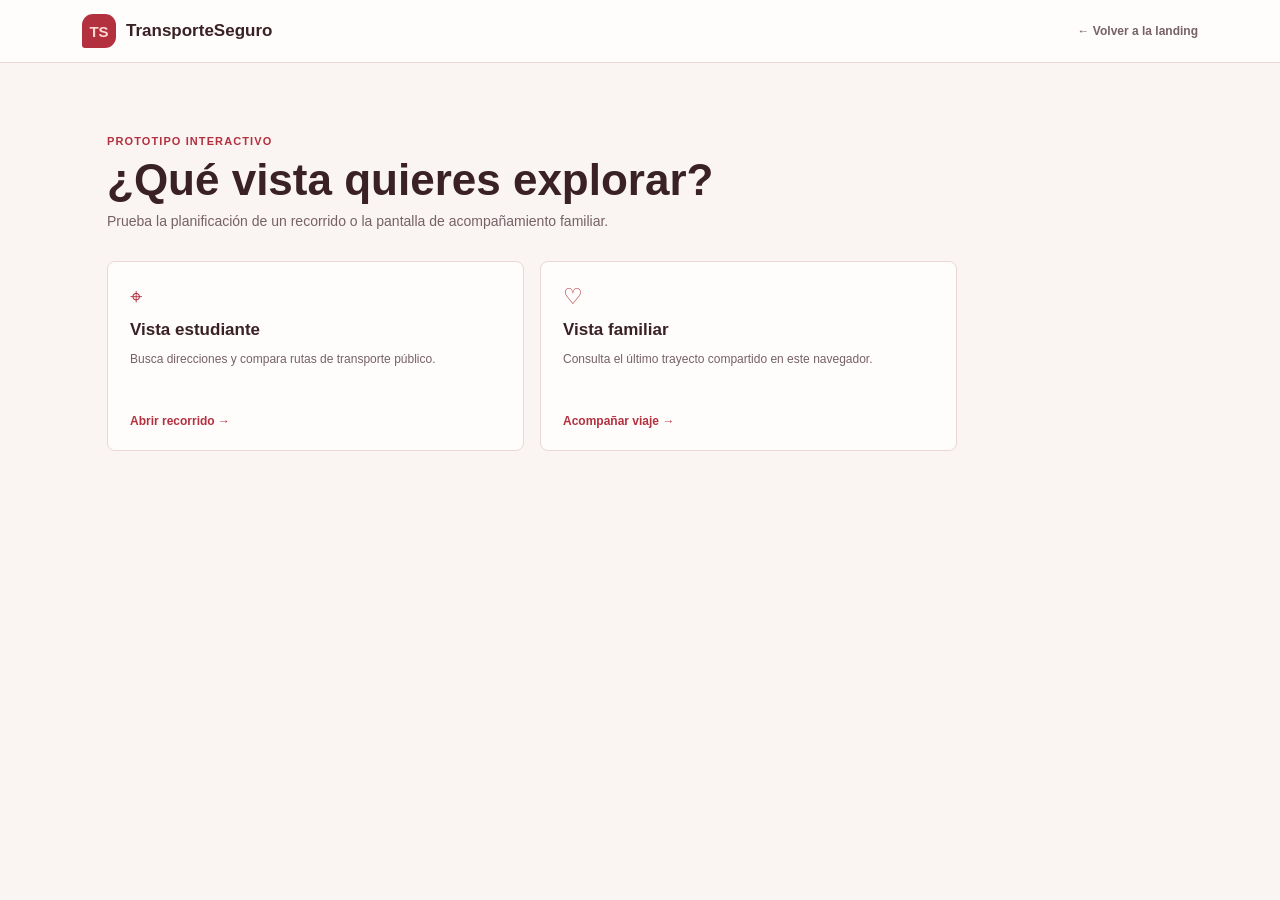
<file: src/html/app-index.html>
<!doctype html>
<html lang="es">
<head>
  <meta charset="utf-8">
  <meta name="viewport" content="width=device-width, initial-scale=1">
  <meta name="theme-color" content="#faf4f2">
  <title>Elige tu vista | TransporteSeguro</title>
  <link rel="stylesheet" href="../css/styles.css">
</head>
<body>
  <header class="app-header">
    <a class="brand" href="../../index.html"><span class="brand-mark" aria-hidden="true">TS</span>TransporteSeguro</a>
    <a class="back-link" href="../../index.html">← Volver a la landing</a>
  </header>
  <main class="role-page">
    <p class="section-kicker">Prototipo interactivo</p>
    <h1>¿Qué vista quieres explorar?</h1>
    <p>Prueba la planificación de un recorrido o la pantalla de acompañamiento familiar.</p>
    <div class="role-cards">
      <a class="role-card" href="dashboard-child.html"><span aria-hidden="true">⌖</span><strong>Vista estudiante</strong><small>Busca direcciones y compara rutas de transporte público.</small><span class="role-card-link">Abrir recorrido →</span></a>
      <a class="role-card" href="dashboard-parent.html"><span aria-hidden="true">♡</span><strong>Vista familiar</strong><small>Consulta el último trayecto compartido en este navegador.</small><span class="role-card-link">Acompañar viaje →</span></a>
    </div>
  </main>
</body>
</html>
</file>
<file: src/css/styles.css>
:root {
  color-scheme: light;
  --ink: #392126;
  --muted: #766168;
  --paper: #faf4f2;
  --white: #fffdfb;
  --green: #b3303f;
  --lime: #ffd8d2;
  --coral: #ea6a5a;
  --line: #ead8d6;
  font-family: "DM Sans", sans-serif;
  font-synthesis: none;
  text-rendering: optimizeLegibility;
}

* { box-sizing: border-box; }
html { scroll-behavior: smooth; }
body { margin: 0; background: var(--paper); color: var(--ink); }
a { color: inherit; }
button, input { font: inherit; }

.topbar { background: var(--paper); display: block; min-height: 66px; padding: 0 22px; position: relative; z-index: 10; }
.topbar-inner { align-items: center; display: flex; height: 66px; justify-content: space-between; margin: 0 auto; max-width: 1440px; }
.topbar .navbar-collapse { background: var(--paper); padding: 0 0 14px; }

.brand {
  align-items: center;
  display: inline-flex;
  font-family: "Manrope", sans-serif;
  font-size: 20px;
  font-weight: 800;
  gap: 10px;
  letter-spacing: 0;
  text-decoration: none;
}

.brand-mark {
  align-items: center;
  background: var(--green);
  border-radius: 11px 11px 11px 3px;
  color: var(--lime);
  display: inline-flex;
  font-size: 15px;
  height: 34px;
  justify-content: center;
  width: 34px;
}

.nav-links { align-items: stretch; display: flex; flex-direction: column; gap: 4px; }
.nav-links .nav-link { color: var(--ink); font-size: 13px; font-weight: 600; padding: 10px 2px; text-decoration: none; }
.nav-links .nav-link:hover { color: var(--green); }
.nav-links .nav-cta { border-bottom: 1px solid var(--green); width: fit-content; }
.topbar .navbar-toggler { border: 1px solid var(--line); border-radius: 4px; padding: 7px 9px; }
.topbar .navbar-toggler:focus { box-shadow: 0 0 0 3px rgba(179, 48, 63, .2); }

.hero {
  align-items: center;
  background: #692832;
  color: var(--white);
  display: flex;
  min-height: 650px;
  overflow: hidden;
  position: relative;
}

.hero::before {
  background: linear-gradient(90deg, rgba(53, 20, 27, .88) 0%, rgba(67, 24, 33, .68) 43%, rgba(67, 24, 33, .12) 100%), linear-gradient(0deg, rgba(53, 20, 27, .38), transparent 50%);
  content: "";
  inset: 0;
  position: absolute;
  z-index: 1;
}

.hero-photo {
  height: 100%;
  inset: 0;
  object-fit: cover;
  object-position: center 54%;
  position: absolute;
  width: 100%;
}

.hero-inner {
  align-items: center;
  display: grid;
  gap: 34px;
  grid-template-columns: 1fr;
  margin: 0 auto;
  max-width: 1440px;
  padding: 64px 25px 116px;
  position: relative;
  width: 100%;
  z-index: 2;
}

.hero-content { max-width: 620px; }

.eyebrow {
  align-items: center;
  color: var(--lime);
  display: flex;
  font-size: 12px;
  font-weight: 700;
  gap: 10px;
  letter-spacing: 1.2px;
  text-transform: uppercase;
}

.eyebrow::before { background: var(--coral); content: ""; height: 2px; width: 24px; }
h1, h2, h3, p { margin-top: 0; }
h1, h2, h3 { font-family: "Manrope", sans-serif; letter-spacing: 0; }

h1 {
  font-size: 42px;
  font-weight: 700;
  line-height: .99;
  margin: 24px 0 20px;
  max-width: 620px;
}

h1 span { display: block; }
h1 span:last-child { color: var(--lime); }

.hero-copy { color: rgba(255, 254, 250, .88); font-size: 16px; line-height: 1.65; max-width: 490px; }
.hero-actions { align-items: flex-start; display: flex; flex-direction: column; gap: 18px; margin-top: 26px; }
.button {
  align-items: center;
  border: 0;
  border-radius: 4px;
  cursor: pointer;
  display: inline-flex;
  font-size: 14px;
  font-weight: 700;
  justify-content: center;
  min-height: 50px;
  padding: 0 21px;
  text-decoration: none;
  transition: background .2s ease, transform .2s ease;
}

.button:hover { transform: translateY(-2px); }
.button-light { background: var(--lime); color: var(--ink); }
.button-light:hover { background: #ffc8c2; }
.text-link { color: var(--white); font-size: 13px; font-weight: 600; text-decoration-color: rgba(255,255,255,.5); text-underline-offset: 5px; }

.hero-note {
  align-items: center;
  bottom: 24px;
  color: rgba(255, 254, 250, .92);
  display: flex;
  font-size: 12px;
  gap: 10px;
  position: absolute;
  left: 25px;
  z-index: 2;
}

.note-dot { background: var(--lime); border: 4px solid rgba(255,216,210,.28); border-radius: 50%; height: 13px; width: 13px; }

.phone-showcase { align-items: center; display: flex; flex-direction: column; gap: 20px; justify-self: center; width: min(100%, 640px); }
.phone-demo { align-items: center; display: flex; flex-direction: column; gap: 13px; }
.phone-caption { color: rgba(255, 254, 250, .82); font-size: 11px; font-weight: 700; letter-spacing: 1px; text-transform: uppercase; }
.phone { animation: phone-float 5s ease-in-out infinite; background: #241719; border: 5px solid #241719; border-radius: 40px; box-shadow: 0 24px 70px rgba(20, 7, 10, .4), 0 0 0 1px rgba(255,255,255,.35); height: 610px; padding: 9px; position: relative; width: 310px; }
.phone::before { background: #241719; border-radius: 0 0 12px 12px; content: ""; height: 16px; left: 50%; position: absolute; top: 4px; transform: translateX(-50%); width: 76px; z-index: 2; }
.phone-screen { background: #fffaf8; border-radius: 29px; color: var(--ink); height: 100%; overflow: hidden; padding: 25px 13px 11px; }
.phone-status { align-items: center; display: flex; font-size: 9px; font-weight: 800; justify-content: space-between; }
.app-topline { align-items: center; display: flex; justify-content: space-between; margin: 12px 0 10px; }
.app-brand { font-family: "Manrope", sans-serif; font-size: 12px; font-weight: 800; }
.app-avatar { align-items: center; background: #f7e3e0; border-radius: 50%; color: var(--green); display: inline-flex; font-size: 10px; font-weight: 800; height: 26px; justify-content: center; width: 26px; }
.app-greeting { color: var(--muted); font-size: 10px; margin: 0 0 3px; }
.app-title { font-family: "Manrope", sans-serif; font-size: 19px; font-weight: 800; line-height: 1.2; margin: 0; }
.app-date { color: var(--muted); font-size: 9px; margin: 4px 0 9px; }
.app-card { background: #fff; border: 1px solid #f0e5e3; border-radius: 13px; box-shadow: 0 5px 16px rgba(57, 33, 38, .06); padding: 9px; }
.app-card-heading { align-items: center; display: flex; font-size: 10px; font-weight: 800; justify-content: space-between; }
.app-chip { background: #f7e3e0; border-radius: 20px; color: var(--green); font-size: 8px; font-weight: 800; padding: 5px 7px; }
.map-preview { background: #f5eeea; border: 1px solid #efe5e1; border-radius: 10px; height: 176px; margin-top: 9px; overflow: hidden; position: relative; }
.route-map { display: block; height: 100%; width: 100%; }
.map-road { fill: none; stroke: #fff; stroke-linecap: round; stroke-width: 8; }
.map-route { fill: none; stroke-linecap: round; stroke-linejoin: round; stroke-width: 5; }
.map-route-bus-one { stroke: #e65f50; }
.map-route-bus-two { stroke: #7354bd; }
.map-route-trolley { stroke: #258a71; }
.map-route-metro { stroke: #3789c9; }
.route-map[data-active-route="bus-one"] .map-route:not(.map-route-bus-one),
.route-map[data-active-route="bus-two"] .map-route:not(.map-route-bus-two),
.route-map[data-active-route="trolley"] .map-route:not(.map-route-trolley),
.route-map[data-active-route="metro"] .map-route:not(.map-route-metro) { opacity: .12; }
.map-route { transition: opacity .25s ease; }
.map-stop { fill: #fff; stroke: #765f62; stroke-width: 2; }
.map-user-halo { animation: marker-pulse 2s ease-out infinite; fill: rgba(179, 48, 63, .16); }
.map-user-halo, .recipient-marker-halo { transform-box: fill-box; transform-origin: center; }
.map-user-marker { fill: var(--green); stroke: #fff; stroke-width: 2; }
.map-label-bg { fill: #fff; stroke: #ead8d6; stroke-width: 1; }
.map-label { fill: var(--ink); font-family: "DM Sans", sans-serif; font-size: 8px; font-weight: 700; }
.map-city-label { background: rgba(255,255,255,.86); border-radius: 4px; bottom: 6px; color: var(--muted); font-size: 7px; font-weight: 800; left: 7px; letter-spacing: .5px; padding: 4px 5px; position: absolute; }
.map-legend { display: flex; flex-wrap: wrap; gap: 5px; margin: 7px 0 3px; }
.route-filter { align-items: center; background: #fff; border: 1px solid #eee2df; border-radius: 12px; color: var(--muted); cursor: pointer; display: inline-flex; font-size: 8px; gap: 4px; padding: 4px 6px; transition: background .2s ease, border-color .2s ease, color .2s ease; }
.route-filter:hover, .route-filter[aria-pressed="true"] { background: #f8e8e5; border-color: #e5c5c3; color: var(--ink); }
.route-filter:focus-visible, .phone-action:focus-visible { outline: 2px solid var(--green); outline-offset: 2px; }
.phone-interaction-status { color: var(--muted); font-size: 8px; line-height: 1.4; margin: 0 1px 5px; min-height: 11px; }
.legend-dot { border-radius: 50%; display: inline-block; height: 7px; width: 7px; }
.legend-dot.bus-one { background: #e65f50; }
.legend-dot.bus-two { background: #7354bd; }
.legend-dot.trolley { background: #258a71; }
.legend-dot.metro { background: #3789c9; }
.phone-route-summary { border-top: 1px solid #f0e5e3; padding-top: 7px; }
.phone-route-summary strong { display: block; font-size: 9px; }
.phone-route-summary small { color: var(--muted); display: block; font-size: 8px; margin-top: 3px; }
.app-progress { background: #f3e6e4; border-radius: 10px; height: 4px; margin: 8px 0 5px; overflow: hidden; }
.app-progress span { animation: progress-travel 5.5s ease-in-out infinite; background: var(--coral); border-radius: inherit; display: block; height: 100%; width: 42%; }
.app-footnote { color: var(--muted); font-size: 8px; margin: 0; text-align: center; }
.app-alert { align-items: center; background: #f8e8e5; border-radius: 11px; color: var(--green); display: flex; gap: 9px; margin-top: 8px; padding: 8px 10px; }
.app-alert-icon { align-items: center; background: #fff; border-radius: 50%; display: inline-flex; flex: 0 0 24px; font-size: 12px; height: 24px; justify-content: center; }
.app-alert strong { display: block; font-size: 9px; }
.app-alert small { color: var(--muted); display: block; font-size: 8px; margin-top: 3px; }
.phone-action { align-items: center; background: var(--green); border: 0; border-radius: 8px; color: #fff; cursor: pointer; display: flex; font-size: 9px; font-weight: 700; justify-content: space-between; margin-top: 8px; padding: 8px 10px; width: 100%; }
.phone-action:hover { background: #902735; }
.phone-action[hidden] { display: none; }
.app-bottom-nav { border-top: 1px solid #f0e5e3; display: flex; justify-content: space-around; margin-top: 9px; padding-top: 7px; }
.app-bottom-nav span { color: var(--muted); font-size: 8px; text-align: center; }
.app-bottom-nav .selected { color: var(--green); font-weight: 800; }
.phone-tabs { display: flex; gap: 7px; justify-content: center; }
.phone-tab { background: rgba(255,255,255,.14); border: 1px solid rgba(255,255,255,.3); border-radius: 20px; color: #fff; cursor: pointer; font-size: 10px; font-weight: 700; padding: 7px 11px; transition: background .2s ease, color .2s ease; }
.phone-tab[aria-selected="true"], .phone-tab:hover { background: var(--lime); border-color: var(--lime); color: var(--ink); }
.phone-tab:focus-visible { outline: 3px solid #fff; outline-offset: 3px; }
.phone-panel { animation: screen-enter .35s ease both; }

.recipient-preview { background: rgba(255, 253, 251, .98); border: 1px solid rgba(255,255,255,.7); border-radius: 20px; box-shadow: 0 18px 50px rgba(20, 7, 10, .2); color: var(--ink); max-width: none; padding: 20px; width: 100%; }
.recipient-heading { align-items: center; display: flex; gap: 9px; }
.recipient-avatar { align-items: center; background: #f7e3e0; border-radius: 50%; color: var(--green); display: inline-flex; font-size: 14px; font-weight: 800; height: 42px; justify-content: center; width: 42px; }
.recipient-heading strong, .recipient-heading small, .recipient-status strong, .recipient-status small { display: block; }
.recipient-heading strong { font-size: 14px; }
.recipient-heading small { color: var(--muted); font-size: 10px; margin-top: 2px; }
.recipient-map { background: #f5eeea; border: 1px solid #efe5e1; border-radius: 14px; height: 250px; margin-top: 16px; overflow: hidden; position: relative; touch-action: none; }
.recipient-map svg { height: 100%; touch-action: none; width: 100%; }
.recipient-map #recipient-map-layer { transform: scale(var(--map-zoom, 1)); transform-box: fill-box; transform-origin: center; transition: transform .2s ease; }
.recipient-map.is-dragging #recipient-map-layer { transition: none; }
.recipient-map.is-dragging { cursor: grabbing; }
.recipient-road { fill: none; stroke: #fff; stroke-linecap: round; stroke-width: 8; }
.recipient-route-line { fill: none; stroke: #e65f50; stroke-dasharray: 7 4; stroke-linecap: round; stroke-width: 4; }
.safe-zone { fill: rgba(59, 156, 112, .14); stroke: #3b9c70; stroke-dasharray: 4 3; stroke-width: 1.5; }
.safe-zone-destination { fill: #3b9c70; stroke: #fff; stroke-width: 1.5; }
.safe-zone-label-bg { fill: #e4f2e9; stroke: #b8dbc6; stroke-width: .75; }
.safe-zone-label { fill: #276e4d; font-family: "DM Sans", sans-serif; font-size: 6px; font-weight: 800; letter-spacing: .35px; }
.recipient-marker-halo { animation: marker-pulse 2s ease-out infinite; fill: rgba(179, 48, 63, .16); }
.recipient-marker { cursor: grab; fill: #b3303f; outline: none; stroke: #fff; stroke-width: 2.5; }
.recipient-marker:focus-visible { filter: drop-shadow(0 0 3px #392126); stroke: #ffd8d2; stroke-width: 4; }
.recipient-map.is-dragging .recipient-marker { cursor: grabbing; }
.recipient-marker-label-bg { fill: #fff; stroke: #e8d4d3; stroke-width: .75; }
.recipient-marker-label { fill: var(--ink); font-family: "DM Sans", sans-serif; font-size: 7px; font-weight: 800; }
.recipient-map-label { background: rgba(255,255,255,.9); border-radius: 5px; bottom: 9px; color: var(--muted); font-size: 9px; font-weight: 700; left: 9px; padding: 6px 8px; pointer-events: none; position: absolute; }
.recipient-map-controls { display: flex; gap: 6px; position: absolute; right: 9px; top: 9px; }
.map-control { align-items: center; background: #fff; border: 1px solid #e8dcd9; border-radius: 8px; color: var(--ink); cursor: pointer; display: inline-flex; font-size: 16px; font-weight: 800; height: 34px; justify-content: center; min-width: 34px; }
.map-control:hover { background: #f8e8e5; }
.map-control:focus-visible { outline: 3px solid var(--green); outline-offset: 2px; }
.map-reset { font-size: 10px; padding: 0 9px; }
.recipient-map-legend { display: flex; gap: 18px; margin-top: 10px; }
.recipient-map-legend span { align-items: center; color: var(--muted); display: inline-flex; font-size: 10px; gap: 6px; }
.safe-zone-key { background: rgba(59,156,112,.2); border: 1px dashed #3b9c70; border-radius: 50%; height: 10px; width: 10px; }
.location-key { background: #b3303f; border: 2px solid #f1d5d5; border-radius: 50%; height: 10px; width: 10px; }
.recipient-preview.is-paused .recipient-map svg { opacity: .2; }
.recipient-preview.is-paused .recipient-live-dot { background: #a9a0a0; border-color: #eee9e8; }
.recipient-status { align-items: center; display: flex; gap: 9px; margin-top: 14px; }
.recipient-live-dot { background: #3b9c70; border: 3px solid #dcefe5; border-radius: 50%; flex: 0 0 14px; height: 14px; }
.recipient-status strong { font-size: 12px; }
.recipient-status small { color: var(--muted); font-size: 10px; margin-top: 3px; }
.recipient-note { border-top: 1px solid #f0e5e3; color: var(--muted); font-size: 10px; line-height: 1.5; margin: 12px 0 0; padding-top: 10px; }

@keyframes phone-float { 0%, 100% { transform: translateY(0); } 50% { transform: translateY(-8px); } }
@keyframes progress-travel { 0%, 100% { transform: translateX(-75%); } 50% { transform: translateX(115%); } }
@keyframes screen-enter { from { opacity: .4; transform: translateY(5px); } to { opacity: 1; transform: translateY(0); } }
@keyframes marker-pulse { 0% { opacity: .7; transform: scale(.55); } 100% { opacity: 0; transform: scale(1.2); } }

.intro {
  align-items: end;
  display: grid;
  gap: 18px;
  grid-template-columns: 1fr;
  margin: 0 auto;
  max-width: 1180px;
  padding: 60px 25px 38px;
}

.section-kicker { color: var(--green); font-size: 11px; font-weight: 700; letter-spacing: 1.1px; text-transform: uppercase; }
h2 { font-size: 34px; font-weight: 700; line-height: 1.12; margin: 13px 0 0; max-width: 530px; }
.intro p { color: var(--muted); font-size: 15px; line-height: 1.8; margin-bottom: 4px; max-width: 465px; }

.benefits {
  border-bottom: 1px solid var(--line);
  border-top: 1px solid var(--line);
  display: grid;
  grid-template-columns: 1fr;
  margin: 0 25px;
  max-width: 1116px;
}

.benefit { min-height: auto; padding: 24px 0; }
.benefit + .benefit { border-top: 1px solid var(--line); padding-left: 0; }
.benefit-index { color: var(--coral); font-family: "Manrope", sans-serif; font-size: 13px; font-weight: 800; }
h3 { font-size: 19px; margin: 19px 0 8px; }
.benefit p { color: var(--muted); font-size: 13px; line-height: 1.7; margin: 0; max-width: 290px; }

.research-section { background: #f3e2df; padding: 54px 25px; }
.research-inner { display: grid; gap: 30px; margin: 0 auto; max-width: 1116px; }
.research-copy h2 { font-size: 34px; }
.research-copy p { color: var(--muted); font-size: 14px; line-height: 1.8; margin: 16px 0 0; max-width: 570px; }
.research-details { border-top: 1px solid #d9babb; }
.research-detail { align-items: center; border-bottom: 1px solid #d9babb; display: grid; gap: 14px; grid-template-columns: 100px 1fr; padding: 18px 0; }
.research-stat { color: var(--green); font-family: "Manrope", sans-serif; font-size: 25px; font-weight: 800; line-height: 1.05; }
.research-detail:nth-child(2) .research-stat { font-size: 18px; }
.research-detail p { color: var(--ink); font-size: 12px; line-height: 1.6; margin: 0; }
.research-note { color: var(--muted); font-size: 11px; line-height: 1.5; margin: 12px 0 0; }

.route-section {
  align-items: center;
  background: #f8ecea;
  display: grid;
  gap: 28px;
  grid-template-columns: 1fr;
  margin-top: 52px;
  padding: 56px 25px;
}

.route-copy h2 { font-size: 34px; }
.route-copy p { color: var(--muted); font-size: 14px; line-height: 1.8; margin: 18px 0 0; max-width: 410px; }
.route-demo {
  background: var(--white);
  border: 1px solid #ead8d6;
  border-radius: 6px;
  min-height: 270px;
  padding: 20px 17px;
}

.route-heading { align-items: center; border-bottom: 1px solid #f0e5e3; display: flex; justify-content: space-between; padding-bottom: 16px; }
.route-heading strong { font-family: "Manrope", sans-serif; font-size: 14px; }
.live-tag { background: #f9e3e0; border-radius: 20px; color: #692832; font-size: 10px; font-weight: 700; padding: 6px 9px; }
.mode-picker { display: flex; flex-wrap: wrap; gap: 7px; margin: 16px 0 10px; }
.mode-picker .mode-button { background: var(--white); border: 1px solid var(--line); border-radius: 4px !important; color: var(--ink); flex: 1 1 auto; font-size: 11px; font-weight: 700; min-height: 42px; padding: 8px 10px; }
.mode-picker .mode-button:hover, .mode-picker .mode-button.active { background: var(--green); border-color: var(--green); color: var(--white); }
.mode-picker .mode-button:focus-visible { outline: 3px solid var(--lime); outline-offset: 2px; }
.mode-feedback { color: var(--muted); font-size: 11px; line-height: 1.6; margin: 0; min-height: 36px; }
.route-line { display: grid; grid-template-columns: 20px 1fr; margin: 22px 0 0; }
.route-dots { align-items: center; display: flex; flex-direction: column; padding-top: 5px; }
.route-dot-start, .route-dot-end { border: 2px solid var(--green); border-radius: 50%; height: 10px; width: 10px; }
.route-dot-end { background: var(--coral); border-color: var(--coral); }
.route-stem { border-left: 1px dashed #bd9296; flex: 1; min-height: 42px; }
.stop { display: flex; justify-content: space-between; padding: 0 0 14px 8px; }
.stop strong { display: block; font-size: 12px; }
.stop small { color: var(--muted); display: block; font-size: 10px; margin-top: 4px; }
.stop time { color: var(--muted); font-size: 11px; padding-top: 1px; }
.route-foot { background: #f9efed; border-radius: 3px; color: var(--green); font-size: 11px; font-weight: 600; margin-top: 8px; padding: 10px 12px; }

.audience {
  display: grid;
  gap: 32px;
  grid-template-columns: 1fr;
  margin: 0 auto;
  max-width: 1116px;
  padding: 62px 25px;
}

.audience article { padding: 0; }
.audience article + article { border-top: 1px solid var(--line); padding: 30px 0 0; }
.audience h2 { font-size: 31px; margin: 13px 0; }
.audience p { color: var(--muted); font-size: 14px; line-height: 1.8; margin: 0; max-width: 430px; }

.signup {
  align-items: center;
  background: var(--green);
  color: var(--white);
  display: grid;
  gap: 24px;
  grid-template-columns: 1fr;
  padding: 52px 25px;
}

.signup h2 { font-size: 36px; max-width: 490px; }
.signup-copy p { color: rgba(255,254,250,.78); font-size: 13px; line-height: 1.7; margin: 12px 0 0; max-width: 440px; }
.signup-form { display: flex; flex-direction: column; gap: 8px; }
.signup-form input {
  background: var(--white);
  border: 1px solid transparent;
  border-radius: 4px;
  color: var(--ink);
  flex: 1;
  min-height: 48px;
  min-width: 0;
  padding: 0 14px;
}

.signup-form input:focus { border-color: var(--lime); outline: 2px solid var(--lime); outline-offset: 2px; }
.signup-form .button { background: var(--lime); color: var(--ink); white-space: nowrap; }
.form-note, .form-result { color: rgba(255,254,250,.72); font-size: 11px; line-height: 1.5; margin: 10px 0 0; }
.form-result { color: var(--lime); min-height: 17px; }

footer { align-items: flex-start; color: var(--muted); display: flex; flex-direction: column; font-size: 11px; gap: 14px; justify-content: space-between; margin: 0 auto; max-width: 1180px; padding: 20px 25px; }
footer .brand { color: var(--ink); font-size: 15px; }
footer .brand-mark { border-radius: 7px 7px 7px 2px; font-size: 11px; height: 25px; width: 25px; }

@media (min-width: 576px) {
  h1 { font-size: 56px; }
  .hero-inner { padding-left: 7.2%; padding-right: 7.2%; }
  .hero-note { left: auto; right: 7.2%; }
  .intro { padding-left: 32px; padding-right: 32px; }
  .route-demo { padding: 24px; }
  .signup-form { align-items: stretch; flex-direction: row; }
}

@media (min-width: 768px) {
  .topbar { align-items: center; display: flex; height: 76px; justify-content: space-between; margin: 0 auto; max-width: 1440px; padding: 0 7.2%; }
  .topbar-inner { height: auto; margin: 0; width: auto; }
  .topbar .navbar-collapse { background: transparent; flex-basis: auto; flex-grow: 0; padding: 0; }
  .nav-links { align-items: center; flex-direction: row; gap: 22px; }
  .nav-links .nav-link { font-size: 12px; padding: 8px 0; }
  .hero { min-height: 650px; }
  .hero::before { background: linear-gradient(90deg, rgba(16, 43, 37, .88) 0%, rgba(16, 43, 37, .68) 43%, rgba(16, 43, 37, .12) 100%), linear-gradient(0deg, rgba(14, 38, 33, .34), transparent 50%); }
  .hero-inner { gap: 30px; grid-template-columns: repeat(2, minmax(0, 1fr)); padding-bottom: 112px; padding-top: 84px; }
  .hero-copy { font-size: 18px; }
  .hero-actions { align-items: center; flex-direction: row; margin-top: 32px; }
  .phone-showcase { justify-self: end; }
  .intro { align-items: end; gap: 40px; grid-template-columns: 1.05fr .95fr; padding-bottom: 66px; padding-top: 86px; }
  h2 { font-size: 42px; }
  .intro p { font-size: 15px; }
  .benefits { grid-template-columns: repeat(3, 1fr); margin: 0 auto; max-width: 1116px; }
  .benefit { min-height: 205px; padding: 30px 24px 28px 0; }
  .benefit + .benefit { border-left: 1px solid var(--line); border-top: 0; padding-left: 24px; }
  .benefit h3 { margin-top: 19px; }
  .research-section { padding: 72px 7.2%; }
  .research-inner { align-items: center; gap: 54px; grid-template-columns: 1.2fr .8fr; }
  .research-copy h2 { font-size: 39px; }
  .route-section { gap: 42px; grid-template-columns: .9fr 1.1fr; margin-top: 76px; padding: 76px 7.2%; }
  .route-copy h2 { font-size: 36px; }
  .route-demo { padding: 25px; }
  .audience { gap: 0; grid-template-columns: 1fr 1fr; padding: 88px 32px; }
  .audience article { padding-right: 28px; }
  .audience article + article { border-left: 1px solid var(--line); border-top: 0; padding: 0 0 0 28px; }
  .signup { gap: 36px; grid-template-columns: 1fr 1fr; padding: 65px 7.2%; }
  footer { align-items: center; flex-direction: row; padding: 22px 32px; }
}

@media (min-width: 1100px) {
  h1 { font-size: 76px; }
  .hero-inner { padding-left: 7.2%; padding-right: 7.2%; }
  .hero-inner { gap: 40px; grid-template-columns: repeat(2, minmax(0, 1fr)); }
  .phone-showcase { margin-right: 0; }
  .nav-links { gap: 34px; }
  .nav-links .nav-link { font-size: 13px; }
  .route-section { gap: 72px; padding-left: max(7.2%, calc((100% - 1116px) / 2)); padding-right: max(7.2%, calc((100% - 1116px) / 2)); }
  .route-copy h2 { font-size: 38px; }
  .signup { gap: 48px; padding-left: max(7.2%, calc((100% - 1116px) / 2)); padding-right: max(7.2%, calc((100% - 1116px) / 2)); }
}

@media (min-width: 1200px) {
  .hero-inner { gap: 36px; grid-template-columns: minmax(0, .95fr) minmax(0, 1.05fr); }
  .phone-showcase { align-items: center; flex-direction: column; gap: 20px; justify-self: end; max-width: 640px; }
  .phone-demo { flex: 0 0 310px; }
  .recipient-preview { flex: 0 0 auto; }
}

@media (prefers-reduced-motion: reduce) {
  html { scroll-behavior: auto; }
  *, *::before, *::after { animation-duration: .01ms !important; animation-iteration-count: 1 !important; scroll-behavior: auto !important; transition-duration: .01ms !important; }
}

.js .reveal { opacity: 0; transform: translateY(22px); transition: opacity .65s ease, transform .65s ease; }
.js .reveal.is-visible { opacity: 1; transform: translateY(0); }
@media (prefers-reduced-motion: reduce) {
  .js .reveal { opacity: 1; transform: none; transition: none; }
}

.app-header {
  align-items: center;
  background: var(--white);
  border-bottom: 1px solid var(--line);
  display: flex;
  justify-content: space-between;
  padding: 14px max(24px, calc((100% - 1116px) / 2));
}

.app-header .brand { color: var(--ink); font-size: 17px; }
.back-link { color: var(--muted); font-size: 12px; font-weight: 700; text-decoration: none; }
.back-link:hover { color: var(--green); text-decoration: underline; }
.dashboard-container, .role-page { margin: 0 auto; max-width: 1116px; padding: 52px 25px; }
.dashboard-heading { align-items: center; display: flex; gap: 20px; justify-content: space-between; margin-bottom: 24px; }
.dashboard-heading h1, .role-page h1 { font-size: clamp(30px, 4vw, 44px); margin: 0; }
.dashboard-heading p:not(.section-kicker), .role-page > p:not(.section-kicker) { color: var(--muted); font-size: 14px; line-height: 1.7; margin: 8px 0 0; }
.dashboard-card { background: var(--white); border: 1px solid var(--line); border-radius: 8px; box-shadow: 0 8px 25px rgba(57, 33, 38, .035); padding: 22px; }
.dashboard-card h2 { font-size: 19px; margin: 0 0 18px; }
.route-controls { align-items: end; display: grid; gap: 12px; grid-template-columns: 1fr 1fr auto; }
.route-controls .field { display: flex; flex-direction: column; gap: 6px; }
.route-controls .field span { color: var(--muted); font-size: 11px; font-weight: 700; }
.route-controls input { background: white; border: 1px solid var(--line); border-radius: 5px; color: var(--ink); font-size: 13px; min-height: 44px; padding: 0 12px; width: 100%; }
.route-controls input:focus { border-color: var(--green); outline: 2px solid rgba(179, 48, 63, .14); }
.primary-button, .secondary-button { align-items: center; border-radius: 5px; display: inline-flex; font-size: 12px; font-weight: 700; justify-content: center; min-height: 42px; padding: 0 15px; text-decoration: none; }
.primary-button { background: var(--green); border: 1px solid var(--green); color: white; cursor: pointer; }
.primary-button:hover { background: #922b38; color: white; }
.secondary-button { background: white; border: 1px solid var(--line); color: var(--ink); cursor: pointer; }
.secondary-button:hover { background: #fff5f3; border-color: #d7b3b5; }
.primary-button:disabled, .secondary-button:disabled { cursor: wait; opacity: .65; }
.dashboard-status { background: #f5eeea; border-radius: 5px; color: var(--muted); font-size: 12px; line-height: 1.6; margin: 14px 0 0; padding: 10px 12px; }
.dashboard-status.is-error { background: #fff0e7; color: #713b2b; }
.dashboard-grid { display: grid; gap: 16px; grid-template-columns: minmax(0, 1.1fr) minmax(300px, .9fr); margin-top: 16px; }
.dashboard-grid .dashboard-card h2 { margin-bottom: 14px; }
.route-map { background: #f5eeea; border: 1px solid var(--line); border-radius: 6px; height: 360px; overflow: hidden; }
.route-map > div { height: 100%; width: 100%; }
.route-map > .map-fallback-leaflet { height: calc(100% - 43px); width: 100%; }
.map-fallback-leaflet .leaflet-container { height: 100%; width: 100%; }
.route-map > .map-fallback-note { background: var(--white); border-top: 1px solid var(--line); color: var(--muted); font-size: 10px; line-height: 1.5; margin: 0; padding: 8px 10px; }
.map-fallback { align-items: center; color: var(--muted); display: flex; font-size: 12px; height: 100%; justify-content: center; margin: 0; padding: 24px; text-align: center; }
.route-map + .secondary-button { margin-top: 12px; }
.map-stop-legend { align-items: center; color: var(--muted); display: flex; font-size: 10px; gap: 7px; margin: 9px 0 0; }
.map-stop-legend[hidden] { display: none; }
.map-stop-dot { background: #1b9b5a; border: 2px solid #fff; border-radius: 50%; box-shadow: 0 0 0 1px #1b9b5a; flex: 0 0 9px; height: 9px; width: 9px; }
.map-data-attribution { color: var(--muted); font-size: 9px; margin: 4px 0 10px; }
.map-data-attribution a { color: inherit; }
.route-map ~ .secondary-button + .secondary-button { margin-left: 7px; }
.privacy-note { color: var(--muted); font-size: 11px; line-height: 1.6; margin: 10px 0 0; }
.maps-link { color: var(--green); display: inline-block; font-size: 12px; font-weight: 700; margin-top: 10px; text-decoration: none; }
.maps-link:hover { text-decoration: underline; }
.route-options { display: grid; gap: 8px; }
.route-option { background: white; border: 1px solid var(--line); border-radius: 6px; color: var(--ink); cursor: pointer; display: flex; flex-direction: column; gap: 5px; padding: 12px; text-align: left; }
.route-option:hover, .route-option[aria-pressed="true"] { background: #fff5f3; border-color: #d7b3b5; }
.route-option[aria-pressed="true"] { box-shadow: inset 3px 0 var(--green); }
.route-option strong { font-size: 12px; }
.route-option span { color: var(--muted); font-size: 11px; }
.route-stop-summary { background: #fff5f3; border: 1px solid var(--line); border-radius: 6px; display: grid; gap: 12px; margin-top: 15px; padding: 12px; }
.route-stop-summary p { display: grid; gap: 4px; margin: 0; }
.route-stop-summary strong { color: var(--green); font-size: 11px; }
.route-stop-summary span { font-size: 12px; font-weight: 700; }
.route-stop-summary small { color: var(--muted); font-size: 10px; }
.directions-panel { margin-top: 12px; }
.directions-panel:empty { display: none; }
.directions-heading { font-size: 13px; margin: 14px 0 4px; }
.directions-panel .adp { color: var(--ink); font-family: "DM Sans", sans-serif; font-size: 11px; line-height: 1.55; }
.directions-panel .adp-placemark { background: #fff5f3; border-color: var(--line); }
.directions-panel .adp-summary { font-size: 11px; font-weight: 700; padding: 10px 0; }
.directions-panel .adp-step, .directions-panel .adp-substep { padding: 8px 5px; }
.directions-panel .adp-text { color: var(--ink); font-size: 11px; }
.role-page { padding-top: 72px; }
.role-page h1 { max-width: 650px; }
.role-cards { display: grid; gap: 16px; grid-template-columns: repeat(2, minmax(0, 1fr)); margin-top: 28px; max-width: 850px; }
.role-card { background: var(--white); border: 1px solid var(--line); border-radius: 8px; color: var(--ink); display: flex; flex-direction: column; gap: 10px; min-height: 190px; padding: 22px; text-decoration: none; transition: border-color .2s ease, transform .2s ease; }
.role-card:hover { border-color: var(--green); color: var(--ink); transform: translateY(-2px); }
.role-card > span:first-child { color: var(--green); font-size: 22px; }
.role-card strong { font-family: "Manrope", sans-serif; font-size: 17px; }
.role-card small { color: var(--muted); font-size: 12px; line-height: 1.6; }
.role-card .role-card-link { color: var(--green); font-size: 12px; font-weight: 700; margin-top: auto; }
.empty-state { max-width: 720px; }
.empty-state p { color: var(--muted); font-size: 13px; line-height: 1.7; }
.empty-state .primary-button { margin-top: 6px; }
.parent-trip { max-width: 800px; }
.trip-title { align-items: center; display: flex; justify-content: space-between; }
.trip-title h2 { margin-bottom: 0; }
.connected-badge { background: #eef6ef; border-radius: 12px; color: #357150; font-size: 10px; font-weight: 700; padding: 7px 10px; }
.trip-status { background: #eef6ef; border-radius: 4px; color: #357150; display: inline-flex; font-size: 12px; font-weight: 700; margin: 15px 0; padding: 8px 11px; }
.trip-details { display: grid; gap: 14px; grid-template-columns: 1fr 1fr; margin: 0; }
.trip-details dt { color: var(--muted); font-size: 10px; font-weight: 700; margin-bottom: 4px; }
.trip-details dd { font-size: 12px; margin: 0; }
.location-status { background: #f5eeea; border-radius: 5px; color: var(--muted); font-size: 11px; line-height: 1.6; margin: 16px 0 0; padding: 12px; }
.parent-app-content .dashboard-heading { align-items: start; }
.parent-app-content .dashboard-heading h1 { font-size: 29px; line-height: 1.05; margin: 8px 0; }
.parent-app-content .dashboard-heading p:not(.section-kicker) { font-size: 11px; }
.parent-app-content .dashboard-heading .secondary-button { flex: 0 0 auto; min-height: 36px; padding: 0 10px; }
.child-profile { align-items: center; display: flex; gap: 10px; margin-bottom: 18px; }
.child-profile > div { display: grid; flex: 1; gap: 3px; }
.child-profile strong { font-size: 13px; }
.child-profile > div span { color: var(--muted); font-size: 10px; }
.child-avatar { align-items: center; background: #f7e3e0; border: 2px solid #fff; border-radius: 50%; box-shadow: 0 0 0 1px var(--line); color: var(--green); display: inline-flex; font-size: 15px; font-weight: 800; height: 42px; justify-content: center; width: 42px; }
.parent-app-content .connected-badge { flex: 0 0 auto; font-size: 9px; padding: 6px 8px; }
.parent-app-content .trip-title { margin-bottom: 6px; }
.parent-location-card { background: #fffaf8; border: 1px solid var(--line); border-radius: 10px; margin: 15px 0; padding: 12px; }
.location-card-heading { align-items: center; display: flex; gap: 9px; margin-bottom: 10px; }
.location-card-heading h3 { font-size: 12px; margin: 0 0 3px; }
.location-card-heading p { color: var(--muted); font-size: 10px; line-height: 1.5; margin: 0; }
.location-pin { background: var(--green); border: 3px solid #f4deda; border-radius: 50%; box-shadow: inset 0 0 0 2px #fff; flex: 0 0 19px; height: 19px; }
.parent-location-map { border: 1px solid var(--line); border-radius: 8px; height: 190px; overflow: hidden; }
.parent-location-map[hidden] { display: none; }
.parent-location-frame { border: 0; display: block; height: 100%; width: 100%; }
.parent-location-card .maps-link { font-size: 10px; margin-top: 9px; }
.zone-status { border-radius: 6px; font-size: 11px; font-weight: 700; line-height: 1.5; margin: 0 0 10px; padding: 9px 10px; }
.zone-status.is-inside { background: #eef6ef; color: #357150; }
.zone-status.is-outside { background: #fdecea; color: #a33b2f; }
.zone-status.is-idle { background: #f5eeea; color: var(--muted); }
.zone-controls { display: grid; gap: 8px; margin-top: 10px; }
.zone-radius-field { color: var(--muted); display: grid; font-size: 10px; font-weight: 700; gap: 4px; }
.zone-radius-field strong { color: var(--ink); }
.zone-radius-field input[type="range"] { accent-color: #a33b2f; width: 100%; }
.zone-controls .secondary-button { min-height: 36px; }
.zone-handle { border-radius: 50%; box-shadow: 0 1px 4px rgba(0, 0, 0, .35); display: block; height: 18px; width: 18px; }
.zone-handle-center { background: #1b9b5a; border: 3px solid #fff; cursor: grab; }
.zone-handle-radius { background: #fff; border: 3px solid #357150; cursor: grab; }
.zone-child-pin { background: #d64545; border: 3px solid #fff; border-radius: 50% 50% 50% 0; box-shadow: 0 1px 4px rgba(0, 0, 0, .4); display: block; height: 16px; transform: rotate(-45deg); width: 16px; }
.route-legend { align-items: center; color: var(--muted); display: flex; font-size: 10px; font-weight: 700; gap: 6px; margin: 8px 0 0; }
.route-legend[hidden] { display: none; }
.route-legend-dot { background: #e03131; border-radius: 50%; flex: 0 0 8px; height: 8px; width: 8px; }
.parent-route-card { background: #fffaf8; border: 1px solid var(--line); border-radius: 10px; margin: 0 0 15px; padding: 12px; }
.parent-route-card[hidden] { display: none; }
.parent-route-card .location-card-heading p { color: var(--muted); font-size: 10px; line-height: 1.5; margin: 0; }
.route-bus-icon { background: #e03131; border: 3px solid #f8d7d7; border-radius: 5px; flex: 0 0 19px; height: 19px; }
.route-stops-text { color: var(--muted); font-size: 10px; line-height: 1.7; margin: 8px 0 0; }
.demo-route-stops { display: grid; gap: 6px; }
.demo-route-stops strong { font-size: 12px; }
.demo-route-stops span { color: var(--muted); font-size: 11px; line-height: 1.7; }
.demo-route-stops small { color: var(--muted); font-size: 10px; line-height: 1.5; }
.sim-progress { color: var(--muted); font-size: 10px; font-weight: 700; margin: 0; }
.sim-progress[hidden] { display: none; }
.pairing-section h3 { font-size: 12px; margin: 0 0 4px; }
.pairing-code { background: #f5eeea; border-radius: 8px; font-size: 18px; font-weight: 700; letter-spacing: .35em; margin: 8px 0 0; padding: 10px; text-align: center; }
.pairing-section .settings-note { margin-top: 8px; }
.pairing-section .secondary-button { margin-top: 10px; min-height: 36px; width: 100%; }
.settings-dialog #parent-reset-demo { margin-top: 10px; min-height: 36px; width: 100%; }
.parent-app-content .trip-details { gap: 12px; }
.parent-app-content .trip-details > div { background: #fffaf8; border: 1px solid #f0e5e3; border-radius: 8px; padding: 10px; }
.parent-app-content .trip-details dd { line-height: 1.5; overflow-wrap: anywhere; }
.parent-app-content .empty-state h2 { font-size: 16px; }
.parent-app-content .empty-state > p { font-size: 11px; }
.parent-app-content .privacy-note { margin-bottom: 4px; }
.parent-heading-actions { align-items: center; display: flex; flex: 0 0 auto; gap: 7px; }
.parent-app-content .parent-heading-actions .secondary-button { flex: 0 0 auto; min-height: 36px; padding: 0 10px; }
.family-profile-card { margin-bottom: 12px; }
.family-profile-top { align-items: center; display: flex; justify-content: space-between; }
.family-profile-top .child-profile { margin: 0; }
.child-count { align-items: baseline; color: var(--muted); display: flex; gap: 5px; margin: 0; }
.child-count strong { color: var(--green); font-family: "Manrope", sans-serif; font-size: 22px; }
.child-count span { font-size: 9px; }
.parent-child-list { display: flex; flex-wrap: wrap; gap: 7px; margin-top: 12px; }
.family-child-item { align-items: center; background: #fffaf8; border: 1px solid var(--line); border-radius: 9px; display: flex; gap: 8px; min-width: 0; padding: 7px 9px; }
.family-child-item .child-avatar { flex: 0 0 27px; font-size: 10px; height: 27px; width: 27px; }
.family-child-name { font-size: 10px; font-weight: 700; overflow-wrap: anywhere; }
.profile-empty-note { color: var(--muted); font-size: 10px; margin: 0; }
.settings-dialog { background: var(--white); border: 1px solid var(--line); border-radius: 16px; box-shadow: 0 24px 70px rgba(35, 19, 22, .25); color: var(--ink); max-height: min(720px, calc(100vh - 32px)); max-width: min(390px, calc(100% - 28px)); overflow-y: auto; padding: 20px; width: 100%; }
.settings-dialog::backdrop { background: rgba(28, 17, 20, .48); backdrop-filter: blur(3px); }
.settings-dialog[open] { animation: settings-enter .18s ease-out; }
.settings-dialog-header { align-items: start; display: flex; justify-content: space-between; margin-bottom: 16px; }
.settings-dialog-header h2 { font-size: 22px; margin: 3px 0 0; }
.settings-dialog-header .section-kicker { color: var(--green); font-size: 9px; font-weight: 800; letter-spacing: .9px; margin: 0; text-transform: uppercase; }
.dialog-close { align-items: center; background: #f7e3e0; border: 0; border-radius: 50%; color: var(--ink); cursor: pointer; display: inline-flex; font-size: 22px; height: 32px; justify-content: center; line-height: 1; width: 32px; }
.settings-field { display: flex; flex-direction: column; gap: 6px; }
.settings-field > span { color: var(--muted); font-size: 10px; font-weight: 700; }
.settings-field input, .settings-field select { background: white; border: 1px solid var(--line); border-radius: 8px; color: var(--ink); font: inherit; font-size: 12px; min-height: 42px; padding: 0 10px; width: 100%; }
.settings-dialog > .primary-button { margin-top: 10px; width: 100%; }
.settings-add-form { display: grid; gap: 9px; }
.settings-add-form .secondary-button, .settings-add-form .primary-button { width: 100%; }
.settings-divider { border-top: 1px solid var(--line); margin: 18px 0 14px; }
.settings-count { background: #fff5f3; border-radius: 8px; color: var(--muted); font-size: 11px; margin: 0 0 10px; padding: 10px; }
.settings-count strong { color: var(--green); font-size: 18px; margin-right: 4px; }
.settings-child-list { display: grid; gap: 7px; margin-bottom: 16px; max-height: 190px; overflow-y: auto; }
.settings-child-list .family-child-item { padding: 8px; }
.profile-remove-button { background: transparent; border: 0; color: #9b3440; cursor: pointer; font-size: 10px; font-weight: 700; margin-left: auto; padding: 5px; }
.settings-status { background: #f5eeea; border-radius: 6px; color: var(--muted); font-size: 10px; line-height: 1.5; margin: 12px 0 0; padding: 9px 10px; }
.settings-status:empty { display: none; }
.settings-status.is-error { background: #fff0e7; color: #713b2b; }
.settings-note { color: var(--muted); font-size: 9px; line-height: 1.5; margin: 10px 0 0; }
.active-child-label { align-items: center; display: flex; font-size: 10px !important; gap: 4px; margin-top: 10px !important; }
.active-child-label strong { color: var(--green); }
.settings-trigger { flex: 0 0 auto; min-height: 36px; padding: 0 10px; }
.pac-container { border: 1px solid var(--line); border-radius: 8px; box-shadow: 0 8px 24px rgba(57, 33, 38, .16); font-family: "DM Sans", sans-serif; margin-top: 4px; overflow: hidden; z-index: 1100; }
.pac-item { border-top-color: #f2e7e5; color: var(--ink); cursor: pointer; font-size: 11px; line-height: 1.5; padding: 8px 10px; }
.pac-item:hover, .pac-item-selected { background: #fff5f3; }
.pac-item-query { color: var(--ink); font-size: 11px; }

@keyframes settings-enter {
  from { opacity: 0; transform: translateY(8px) scale(.98); }
  to { opacity: 1; transform: translateY(0) scale(1); }
}

@media (max-width: 760px) {
  .dashboard-container, .role-page { padding: 34px 17px; }
  .route-controls { grid-template-columns: 1fr; }
  .dashboard-grid { grid-template-columns: 1fr; }
  .route-map { height: 300px; }
}

@media (max-width: 520px) {
  .app-header { padding: 12px 16px; }
  .app-header .brand { font-size: 14px; }
  .back-link { font-size: 10px; }
  .dashboard-heading { align-items: start; flex-direction: column; }
  .role-cards { grid-template-columns: 1fr; }
  .dashboard-card { padding: 16px; }
  .route-map { height: 250px; }
  .route-map ~ .secondary-button + .secondary-button { margin: 8px 0 0; }
  .trip-details { grid-template-columns: 1fr; }
}

body.phone-preview-page {
  align-items: center;
  background: radial-gradient(ellipse at 50% 38%, #f5e7e3 0, #e8d8d4 52%, #d9c9c5 100%);
  display: flex;
  justify-content: center;
  min-height: 100vh;
  padding: 32px 16px;
}

.phone-device {
  background: linear-gradient(145deg, #48484d, #17171a 34%, #080809 78%, #3a3a3e);
  border: 1px solid #626267;
  border-radius: 54px;
  box-shadow: 0 35px 80px rgba(35, 19, 22, .32), 0 8px 18px rgba(35, 19, 22, .2), inset 0 0 0 2px rgba(255, 255, 255, .12);
  height: min(880px, calc(100vh - 64px));
  min-height: 640px;
  padding: 11px;
  position: relative;
  width: min(430px, 100%);
}

.phone-screen {
  background: var(--paper);
  border-radius: 43px;
  display: flex;
  flex-direction: column;
  height: 100%;
  overflow: hidden;
  padding: 0;
  position: relative;
}

.phone-statusbar {
  align-items: center;
  color: #171316;
  display: flex;
  flex: 0 0 48px;
  font-size: 12px;
  font-weight: 800;
  justify-content: space-between;
  padding: 0 24px;
  position: relative;
  z-index: 1;
}

.phone-island {
  background: #080809;
  border-radius: 20px;
  height: 25px;
  left: 50%;
  position: absolute;
  top: 10px;
  transform: translateX(-50%);
  width: 105px;
}

.phone-status-icons { align-items: center; display: flex; font-size: 9px; gap: 5px; }
.phone-signal { font-size: 8px; letter-spacing: -2px; }
.phone-battery { border: 1px solid currentColor; border-radius: 3px; font-size: 7px; line-height: 11px; padding: 0 2px; }

.phone-screen > .app-header {
  flex: 0 0 auto;
  padding: 8px 18px 12px;
}

.phone-screen .app-header .brand { font-size: 13px; gap: 7px; }
.phone-screen .brand-mark { border-radius: 8px 8px 8px 2px; font-size: 11px; height: 28px; width: 28px; }
.phone-screen .back-link { font-size: 10px; }

.phone-app-content {
  flex: 1 1 auto;
  margin: 0;
  max-width: none;
  min-height: 0;
  overflow-y: auto;
  padding: 17px 16px 22px;
  scrollbar-width: none;
  width: 100%;
}

.phone-app-content::-webkit-scrollbar { display: none; }

.phone-app-content .dashboard-heading { margin-bottom: 16px; }
.phone-app-content .dashboard-heading h1 { font-size: 29px; line-height: 1.05; margin: 8px 0; }
.phone-app-content .dashboard-heading p:not(.section-kicker) { font-size: 11px; line-height: 1.5; }
.phone-app-content .section-kicker { font-size: 10px; margin-bottom: 4px; }
.phone-app-content .dashboard-card { border-radius: 13px; padding: 15px; }
.phone-app-content .dashboard-card h2 { font-size: 16px; line-height: 1.25; margin-bottom: 12px; }
.phone-app-content .route-controls,
.phone-app-content .dashboard-grid { grid-template-columns: 1fr; }
.phone-app-content .route-controls { gap: 10px; }
.phone-app-content .route-controls .field { gap: 5px; }
.phone-app-content .route-controls .field span { font-size: 10px; }
.phone-app-content .route-controls input { border-radius: 8px; font-size: 12px; min-height: 44px; }
.phone-app-content .primary-button,
.phone-app-content .secondary-button { border-radius: 8px; font-size: 11px; min-height: 44px; text-align: center; }
.phone-app-content .primary-button { width: 100%; }
.phone-app-content .dashboard-status { font-size: 11px; margin-top: 10px; }
.phone-app-content .dashboard-grid { gap: 12px; margin-top: 12px; }
.phone-app-content .route-map { border-radius: 9px; height: 245px; }
.phone-app-content .directions-panel .adp { font-size: 10px; }
.phone-app-content .directions-panel .adp-text { font-size: 10px; }
.phone-app-content .route-map ~ .secondary-button + .secondary-button { margin: 8px 0 0; }
.phone-app-content .privacy-note { font-size: 10px; }

.phone-home-indicator {
  background: #161316;
  border-radius: 8px;
  flex: 0 0 5px;
  margin: 8px auto 7px;
  width: 108px;
}

@media (max-height: 720px) {
  body.phone-preview-page { padding-bottom: 10px; padding-top: 10px; }
  .phone-device { height: calc(100vh - 20px); min-height: 0; }
}

@media (max-width: 480px) {
  body.phone-preview-page { background: var(--paper); padding: 0; }
  .phone-device { border: 0; border-radius: 0; box-shadow: none; height: 100vh; height: 100dvh; min-height: 0; padding: 0; width: 100%; }
  .phone-screen { border-radius: 0; }
}
</file>
